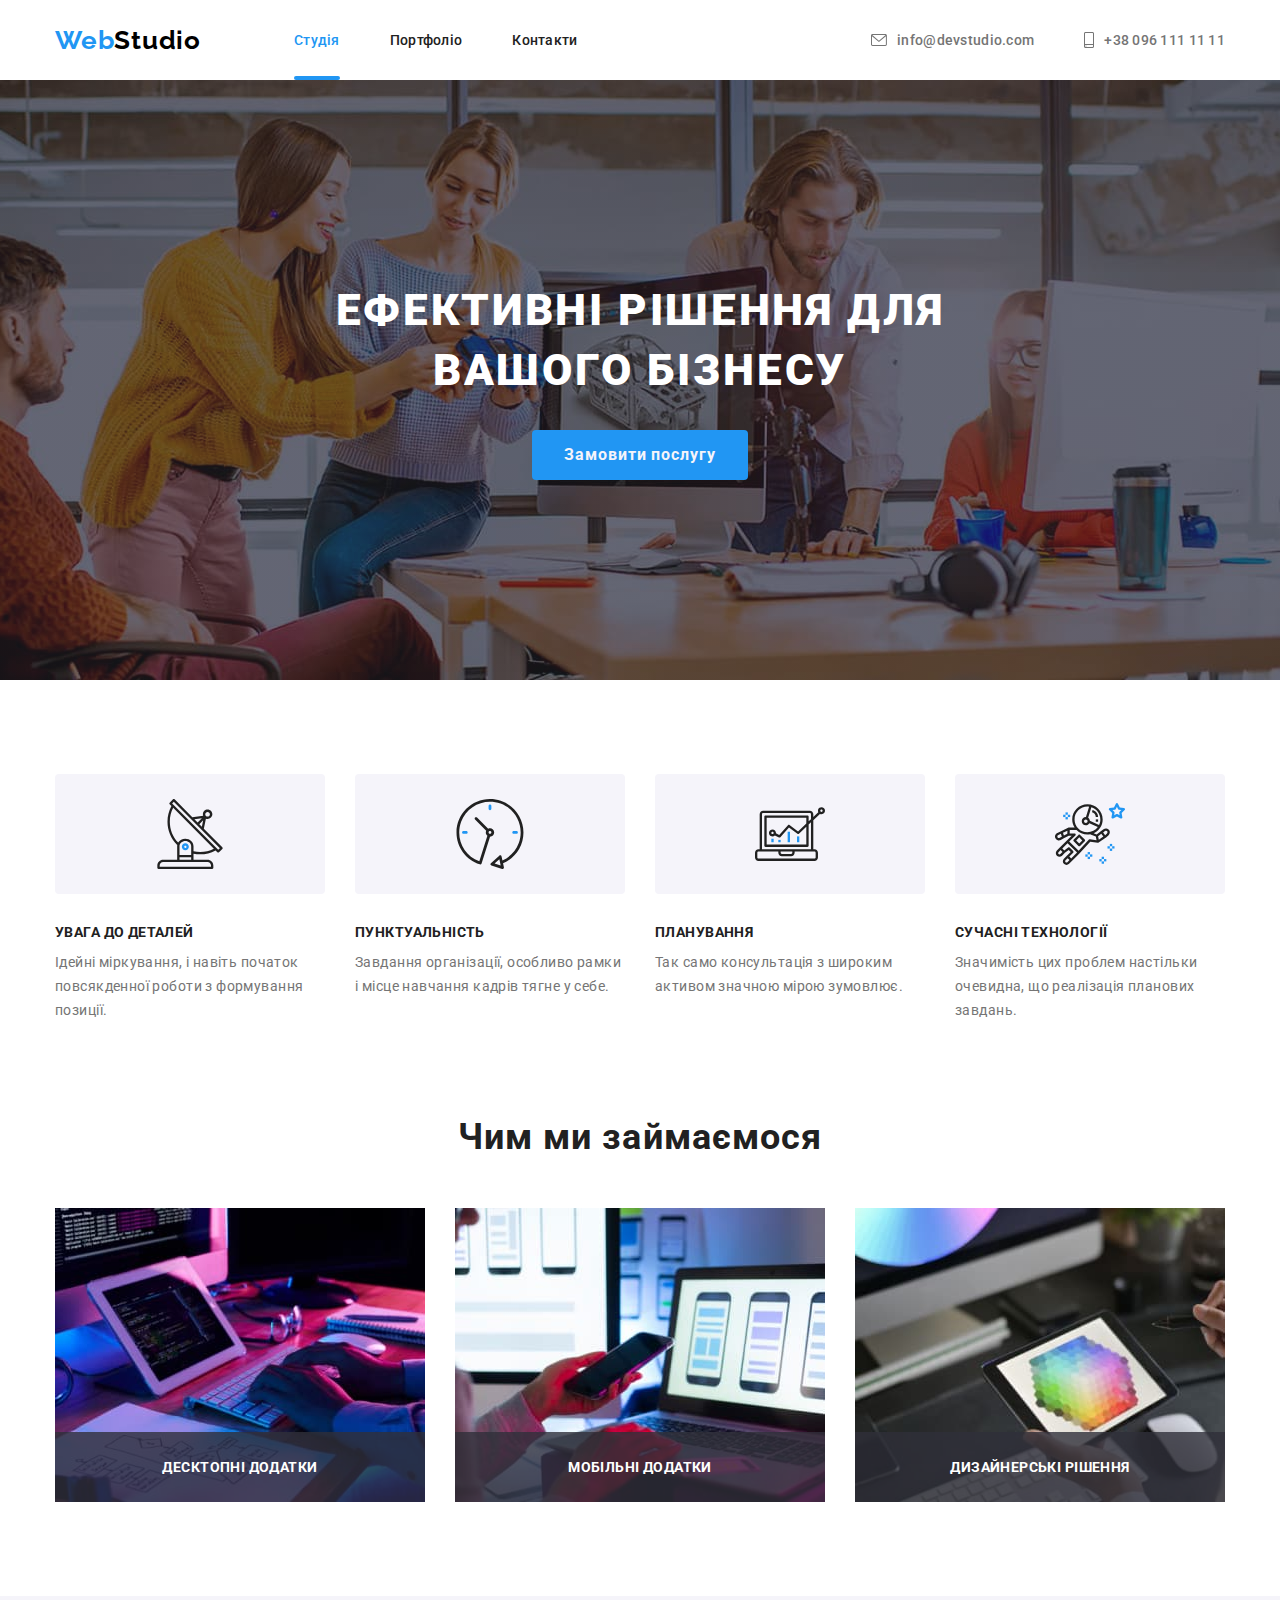
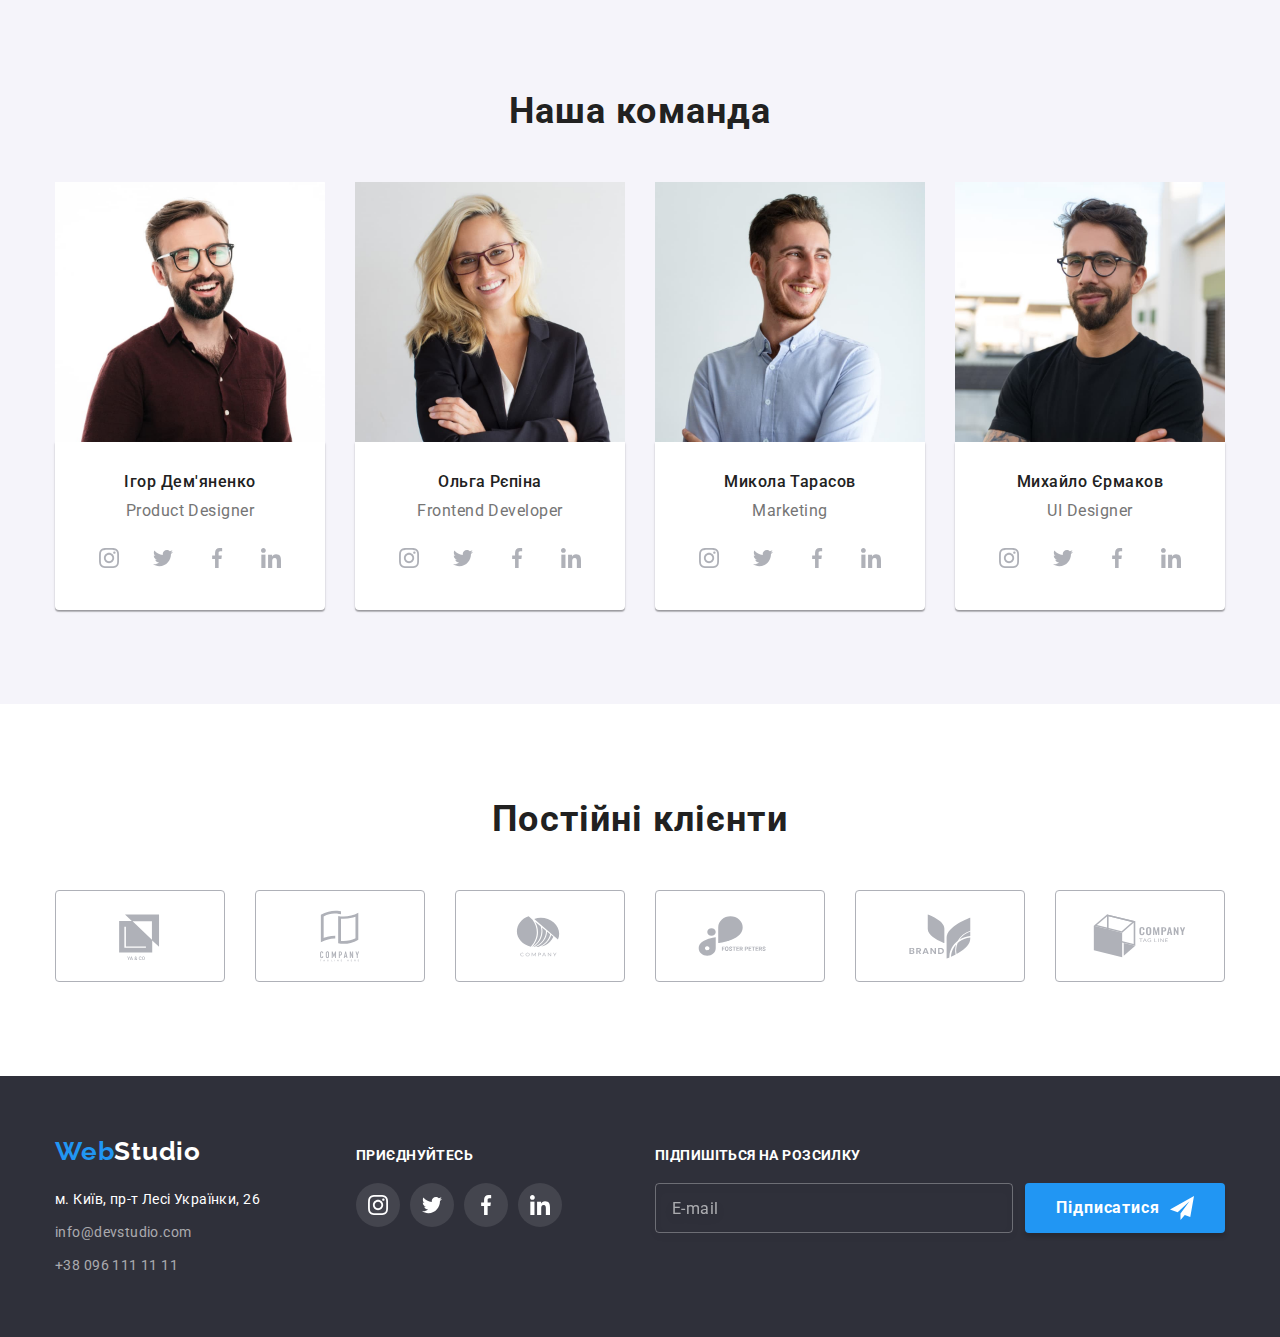
<file: index.html>
<!DOCTYPE html>
<html lang="en">

<head>
  <meta charset="UTF-8" />
  <meta http-equiv="X-UA-Compatible" content="IE=edge" />
  <meta name="viewport" content="width=device-width, initial-scale=1.0" />
  <title>WebStudio</title>

  <!-- Modern normalize -->
  <link rel="stylesheet"
    href="https://cdnjs.cloudflare.com/ajax/libs/modern-normalize/1.1.0/modern-normalize.min.css" />

  <!-- Custom styles -->
  <link rel="stylesheet" href="./css/styles.css">

  <!-- Fonts -->
  <link rel="preconnect" href="https://fonts.googleapis.com">
  <link rel="preconnect" href="https://fonts.gstatic.com" crossorigin>
  <link href="https://fonts.googleapis.com/css2?family=Raleway:wght@700&family=Roboto:wght@400;500;700;900&display=swap"
    rel="stylesheet">
</head>

<body>

  <!-- Шапка -->

  <header class="header">
    <div class="header-container container">
      <a href="./index.html" class="logo header-logo" lang="en-GB">Web<span class="header-logo-accent">Studio</span></a>
      <nav>
        <ul class="site-nav list">
          <li class="item"><a href="./index.html" class="header-navigation link current">Студія</a></li>
          <li class="item"><a href="./portfolio.html" class="header-navigation link">Портфоліо</a></li>
          <li class="item"><a href="" class="header-navigation link">Контакти</a></li>
        </ul>
      </nav>
      <ul class="nav-contacts list">
        <li class="item">
          <a href="mailto:info@devstudio.com" class="header-contacts link">
            <svg class="header-icon" width="16px" height="12px">
              <use href="./images/sprite.svg#envelope"></use>
            </svg>
            info@devstudio.com</a>
        </li>
        <li class="item">
          <a href="tel:+380961111111" class="header-contacts link">
            <svg class="header-icon" width="10px" height="16px">
              <use href="./images/sprite.svg#smartphone"></use>
            </svg>
            +38 096 111 11 11</a>
        </li>
      </ul>
    </div>
  </header>

  <!-- Герой -->

  <main>
    <section class="hero">
      <div class="background">
        <h1 class="hero-title">Ефективні рішення для вашого бізнесу</h1>
        <button class="hero-button" type="button" data-modal-open>Замовити послугу</button>
      </div>
    </section>

    <!-- Блок Особливості -->

    <section class="section padding-bottom">
      <div class="container ">
        <h2 class="section-title visually-hidden">Особливості</h2>
        <ul class="features list">
          <li class="item">
            <div class="item-bgd icon-antenna">
              <svg class="item-icon">
                <use href="./images/sprite.svg#antenna"></use>
              </svg>
            </div>
            <h3 class="feature-title">Увага до деталей</h3>
            <p class="feature-text">
              Ідейні міркування, і навіть початок повсякденної роботи з
              формування позиції.
            </p>
          </li>
          <li class="item">
            <div class="item-bgd icon-clock">
              <svg class="item-icon">
                <use href="./images/sprite.svg#clock"></use>
              </svg>
            </div>
            <h3 class="feature-title">Пунктуальність</h3>
            <p class="feature-text">
              Завдання організації, особливо рамки і місце навчання кадрів тягне
              у себе.
            </p>
          </li>
          <li class="item">
            <div class="item-bgd icon-diagram">
              <svg class="item-icon">
                <use href="./images/sprite.svg#diagram"></use>
              </svg>
            </div>
            <h3 class="feature-title">Планування</h3>
            <p class="feature-text">
              Так само консультація з широким активом значною мірою зумовлює.
            </p>
          </li>
          <li class="item">
            <div class="item-bgd icon-astronaut">
              <svg class="item-icon">
                <use href="./images/sprite.svg#astronaut"></use>
              </svg>
            </div>
            <h3 class="feature-title">Сучасні технології</h3>
            <p class="feature-text">
              Значимість цих проблем настільки очевидна, що реалізація планових
              завдань.
            </p>
          </li>
        </ul>
      </div>
    </section>

    <!-- Блок Чим ми займаємось -->

    <section class="section ">
      <div class="container">
        <h2 class="section-title">Чим ми займаємося</h2>
        <ul class="activities list">
          <li class="activities-item">
            <img src="./images/webstudio/desktop.jpg" alt="Веб-дизайн для ПК" width="370" />
            <p class="label">Десктопні додатки</p>
          </li>
          <li class="activities-item">
            <img src="./images/webstudio/mobile.jpg" alt="Веб-дизайн для смартфонів" width="370" />
            <p class="label">Мобільні додатки</p>
          </li>
          <li class="activities-item">
            <img src="./images/webstudio/tab.jpg" alt="Веб-дизайн для планшетів" width="370" />
            <p class="label">Дизайнерські рішення</p>
          </li>
        </ul>
      </div>
    </section>

    <!-- Блок Наша команда -->

    <section class="section secondary-background">
      <div class="container">
        <h2 class="section-title">Наша команда</h2>
        <ul class="team list">
          <li class="item">
            <img src="./images/webstudio/ihordemianenko.jpg" alt="Фото Ігор Дем'яненко" width="270" />
            <div class="card">
              <h3 class="team-title">Ігор Дем'яненко</h3>
              <p class="team-text"><span lang="en-GB">Product Designer</span></p>
              <ul class="socials list">
                <li class="socials-item">
                  <a class="socials-link link" href="https://www.instagram.com/" target="_blank"
                    rel="noreferrer, noopener" aria-label="іконка instagram">
                    <svg class="socials-icon" width="20px" height="20px">
                      <use href="./images/sprite.svg#instagram"></use>
                    </svg>
                  </a>
                </li>
                <li class="socials-item">
                  <a class="socials-link link" href="https://twitter.com/" target="_blank" rel="noreferrer, noopener"
                    aria-label="іконка twitter">
                    <svg class="socials-icon" width="20px" height="20px">
                      <use href="./images/sprite.svg#twitter"></use>
                    </svg>
                  </a>
                </li>
                <li class="socials-item">
                  <a class="socials-link link" href="https://www.facebook.com/" target="_blank"
                    rel="noreferrer, noopener" aria-label="іконка facebook">
                    <svg class="socials-icon" width="20px" height="20px">
                      <use href="./images/sprite.svg#facebook"></use>
                    </svg>
                  </a>
                </li>
                <li class="socials-item">
                  <a class="socials-link link" href="https://www.linkedin.com/" target="_blank"
                    rel="noreferrer, noopener" aria-label="іконка linkedin">
                    <svg class="socials-icon" width="20px" height="20px">
                      <use href="./images/sprite.svg#linkedin"></use>
                    </svg>
                  </a>
                </li>
              </ul>
            </div>
          </li>
          <li class="item">
            <img src="./images/webstudio/olgarepina.jpg" alt="Фото Ольга Рєпіна" width="270" />
            <div class="card">
              <h3 class="team-title">Ольга Рєпіна</h3>
              <p class="team-text"><span lang="en-GB">Frontend Developer</span></p>
              <ul class="socials list">
                <li class="socials-item">
                  <a class="socials-link link" href="https://www.instagram.com/" target="_blank"
                    rel="noreferrer, noopener" aria-label="іконка instagram">
                    <svg class="socials-icon" width="20px" height="20px">
                      <use href="./images/sprite.svg#instagram"></use>
                    </svg>
                  </a>
                </li>
                <li class="socials-item">
                  <a class="socials-link link" href="https://twitter.com/" target="_blank" rel="noreferrer, noopener"
                    aria-label="іконка twitter">
                    <svg class="socials-icon" width="20px" height="20px">
                      <use href="./images/sprite.svg#twitter"></use>
                    </svg>
                  </a>
                </li>
                <li class="socials-item">
                  <a class="socials-link link" href="https://www.facebook.com/" target="_blank"
                    rel="noreferrer, noopener" aria-label="іконка facebook">
                    <svg class="socials-icon" width="20px" height="20px">
                      <use href="./images/sprite.svg#facebook"></use>
                    </svg>
                  </a>
                </li>
                <li class="socials-item">
                  <a class="socials-link link" href="https://www.linkedin.com/" target="_blank"
                    rel="noreferrer, noopener" aria-label="іконка linkedin">
                    <svg class="socials-icon" width="20px" height="20px">
                      <use href="./images/sprite.svg#linkedin"></use>
                    </svg>
                  </a>
                </li>
              </ul>
            </div>
          </li>
          <li class="item">
            <img src="./images/webstudio/mykolatarasov.jpg" alt="Фото Микола Тарасов" width="270" />
            <div class="card">
              <h3 class="team-title">Микола Тарасов</h3>
              <p class="team-text"><span lang="en-GB">Marketing</span></p>
              <ul class="socials list">
                <li class="socials-item">
                  <a class="socials-link link" href="https://www.instagram.com/" target="_blank"
                    rel="noreferrer, noopener" aria-label="іконка instagram">
                    <svg class="socials-icon" width="20px" height="20px">
                      <use href="./images/sprite.svg#instagram"></use>
                    </svg>
                  </a>
                </li>
                <li class="socials-item">
                  <a class="socials-link link" href="https://twitter.com/" target="_blank" rel="noreferrer, noopener"
                    aria-label="іконка twitter">
                    <svg class="socials-icon" width="20px" height="20px">
                      <use href="./images/sprite.svg#twitter"></use>
                    </svg>
                  </a>
                </li>
                <li class="socials-item">
                  <a class="socials-link link" href="https://www.facebook.com/" target="_blank"
                    rel="noreferrer, noopener" aria-label="іконка facebook">
                    <svg class="socials-icon" width="20px" height="20px">
                      <use href="./images/sprite.svg#facebook"></use>
                    </svg>
                  </a>
                </li>
                <li class="socials-item">
                  <a class="socials-link link" href="https://www.linkedin.com/" target="_blank"
                    rel="noreferrer, noopener" aria-label="іконка linkedin">
                    <svg class="socials-icon" width="20px" height="20px">
                      <use href="./images/sprite.svg#linkedin"></use>
                    </svg>
                  </a>
                </li>
              </ul>
            </div>
          </li>
          <li class="item">
            <img src="./images/webstudio/mykhailoermakov.jpg" alt="Фото Михайло Єрмаков" width="270" />
            <div class="card">
              <h3 class="team-title">Михайло Єрмаков</h3>
              <p class="team-text"><span lang="en-GB">UI Designer</span></p>
              <ul class="socials list">
                <li class="socials-item">
                  <a class="socials-link link" href="https://www.instagram.com/" target="_blank"
                    rel="noreferrer, noopener" aria-label="іконка instagram">
                    <svg class="socials-icon" width="20px" height="20px">
                      <use href="./images/sprite.svg#instagram"></use>
                    </svg>
                  </a>
                </li>
                <li class="socials-item">
                  <a class="socials-link link" href="https://twitter.com/" target="_blank" rel="noreferrer, noopener"
                    aria-label="іконка twitter">
                    <svg class="socials-icon" width="20px" height="20px">
                      <use href="./images/sprite.svg#twitter"></use>
                    </svg>
                  </a>
                </li>
                <li class="socials-item">
                  <a class="socials-link link" href="https://www.facebook.com/" target="_blank"
                    rel="noreferrer, noopener" aria-label="іконка facebook">
                    <svg class="socials-icon" width="20px" height="20px">
                      <use href="./images/sprite.svg#facebook"></use>
                    </svg>
                  </a>
                </li>
                <li class="socials-item">
                  <a class="socials-link link" href="https://www.linkedin.com/" target="_blank"
                    rel="noreferrer, noopener" aria-label="іконка linkedin">
                    <svg class="socials-icon" width="20px" height="20px">
                      <use href="./images/sprite.svg#linkedin"></use>
                    </svg>
                  </a>
                </li>
              </ul>
            </div>
          </li>
        </ul>
      </div>
    </section>
  </main>


  <!-- Постійні клієнти -->

  <section class="section">
    <div class="container">
      <h2 class="section-title">Постійні клієнти</h2>
      <ul class="clients list">
        <li class="clients-item">
          <a class="clients-link link" href="">
            <svg class="clients-icon" width="106px" height="60px">
              <use href="./images/sprite.svg#logo1"></use>
            </svg>
          </a>
        </li>
        <li><a class="clients-link link" href="">
            <svg class="clients-icon" width="106px" height="60px">
              <use href="./images/sprite.svg#logo2"></use>
            </svg>
          </a>
        </li>
        <li>
          <a class="clients-link link" href="">
            <svg class="clients-icon" width="106px" height="60px">
              <use href="./images/sprite.svg#logo3"></use>
            </svg>
          </a>
        </li>
        <li>
          <a class="clients-link link" href="">
            <svg class="clients-icon" width="106px" height="60px">
              <use href="./images/sprite.svg#logo4"></use>
            </svg>
          </a>
        </li>
        <li>
          <a class="clients-link link" href="">
            <svg class="clients-icon" width="106px" height="60px">
              <use href="./images/sprite.svg#logo5"></use>
            </svg>
          </a>
        </li>
        <li><a class="clients-link link" href="">
            <svg class="clients-icon" width="106px" height="60px">
              <use href="./images/sprite.svg#logo6"></use>
            </svg>
          </a></li>
      </ul>
    </div>
  </section>

  <!-- Футер -->

  <footer class="footer">
    <div class="footer-container container ">
      <div class="footer-contacts">
        <a href="./index.html" class="logo footer-logo">Web<span class="footer-logo-accent">Studio</span></a>
        <adress class="adress">
          <ul class="adress-list list">
            <li class="adress-item item">
              <a href="https://goo.gl/maps/ipA3boGMYqaAEkKq8" class="adress-link link">м. Київ, пр-т Лесі Українки, 26
              </a>
            </li>
            <li class="adress-item item">
              <a href="mailto:info@devstudio.com" class="mail-link link">info@devstudio.com
              </a>
            </li>
            <li class="adress-item item">
              <a href="tel:+380961111111" class="phone-link link">+38 096 111 11 11
              </a>
            </li>
          </ul>
        </adress>
      </div>
      <div class="footer-socials">
        <h3 class="socials-title">Приєднуйтесь</h3>
        <ul class="footer-list list">
          <li class="footer-item item">
            <a class="footer-link link" href="https://www.instagram.com/" target="_blank" rel="noreferrer, noopener"
              aria-label="іконка instagram">
              <svg class="socials-icon" width="20px" height="20px">
                <use href="./images/sprite.svg#instagram"></use>
            </a>
          </li>
          <li class="footer-item item">
            <a class="footer-link link" href="https://twitter.com/" target="_blank" rel="noreferrer, noopener"
              aria-label="іконка instagram">
              <svg class="socials-icon" width="20px" height="20px">
                <use href="./images/sprite.svg#twitter"></use>
            </a>
          <li class="footer-item item">
            <a class="footer-link link" href="https://www.facebook.com/" target="_blank" rel="noreferrer, noopener"
              aria-label="іконка instagram">
              <svg class="socials-icon" width="20px" height="20px">
                <use href="./images/sprite.svg#facebook"></use>
            </a>
          <li class="footer-item item">
            <a class="footer-link link" href="https://www.linkedin.com/" target="_blank" rel="noreferrer, noopener"
              aria-label="іконка instagram">
              <svg class="socials-icon" width="20px" height="20px">
                <use href="./images/sprite.svg#linkedin"></use>
            </a>
        </ul>
      </div>
      <div class="footer-subscription">
        <p class="subscription-title">Підпишіться на розсилку</p>
        <form class="footer-form">
          <label class="subscription-label">
            <input type="email" class="subscription-input" placeholder="E-mail" name="user-mail" required
              autocomplete="off">
            <button type="submit" class="footer-subscription-btn">Підписатися
              <svg class="send-icon" width="24px" height="24px">
                <use href="./images/sprite.svg#send"></use>
            </button>
          </label>
        </form>
      </div>
    </div>
  </footer>

  <!-- Модальне вікно -->

  <div class="backdrop is-hidden" data-modal>
    <div class="modal" data-modal-window>
      <button class="modal-btn" data-modal-close>
        <svg class="modal-icon" width="18px" height="18px">
          <use href="./images/sprite.svg#modal-close"></use>
        </svg>
      </button>
      <strong class="form-title">Залиште свої дані, ми вам передзвонимо</strong>
      <form class="form">
        <div class="form-field" role="group">
          <label for="text" class="form-label">Ім'я</label>
          <div class="modal-form-container">
            <input type="text" id="text" class="form-input" name="user_name" autocomplete="off" required>
            <svg class="modal-form-icon" width="18px" height="18px">
              <use href="./images/sprite.svg#modal-person"></use>
            </svg>
          </div>

          <label for="phone" class="form-label">Телефон</label>
          <div class="modal-form-container">
            <input type="tel" id="phone" class="form-input" name="user_phone" autocomplete="off" required>
            <svg class="modal-form-icon" width="18px" height="18px">
              <use href="./images/sprite.svg#modal-phone"></use>
            </svg>
          </div>

          <label for="mail" class="form-label">Пошта</label>
          <div class="modal-form-container">
            <input type="mail" id="mail" class="form-input" name="user_mail" autocomplete="off" required>
            <svg class="modal-form-icon" width="18px" height="18px">
              <use href="./images/sprite.svg#modal-email"></use>
            </svg>
          </div>

          <label for="comment" class="form-label">Коментар</label>
          <textarea name="comment" id="comment" placeholder="Введіть текст" class="comment-input" name="user_comment"
            rows="6"></textarea>
        </div>
        <div class="modal-agreement">
          <input class="modal-checkbox" type="checkbox" id="user_agreement" name="user_agreement" required>
          <label for="user_agreement" class="modal-agreement-label">Погоджуюся з розсилкою та приймаю <a
              class="agreement-link" href="">Умови
              договору</a></label>
        </div>
        <button type="submit" class="modal-subscription-btn">Відправити</button>
      </form>
    </div>
  </div>

  <script src="./js/modal.js"></script>

</body>

</html>
</file>
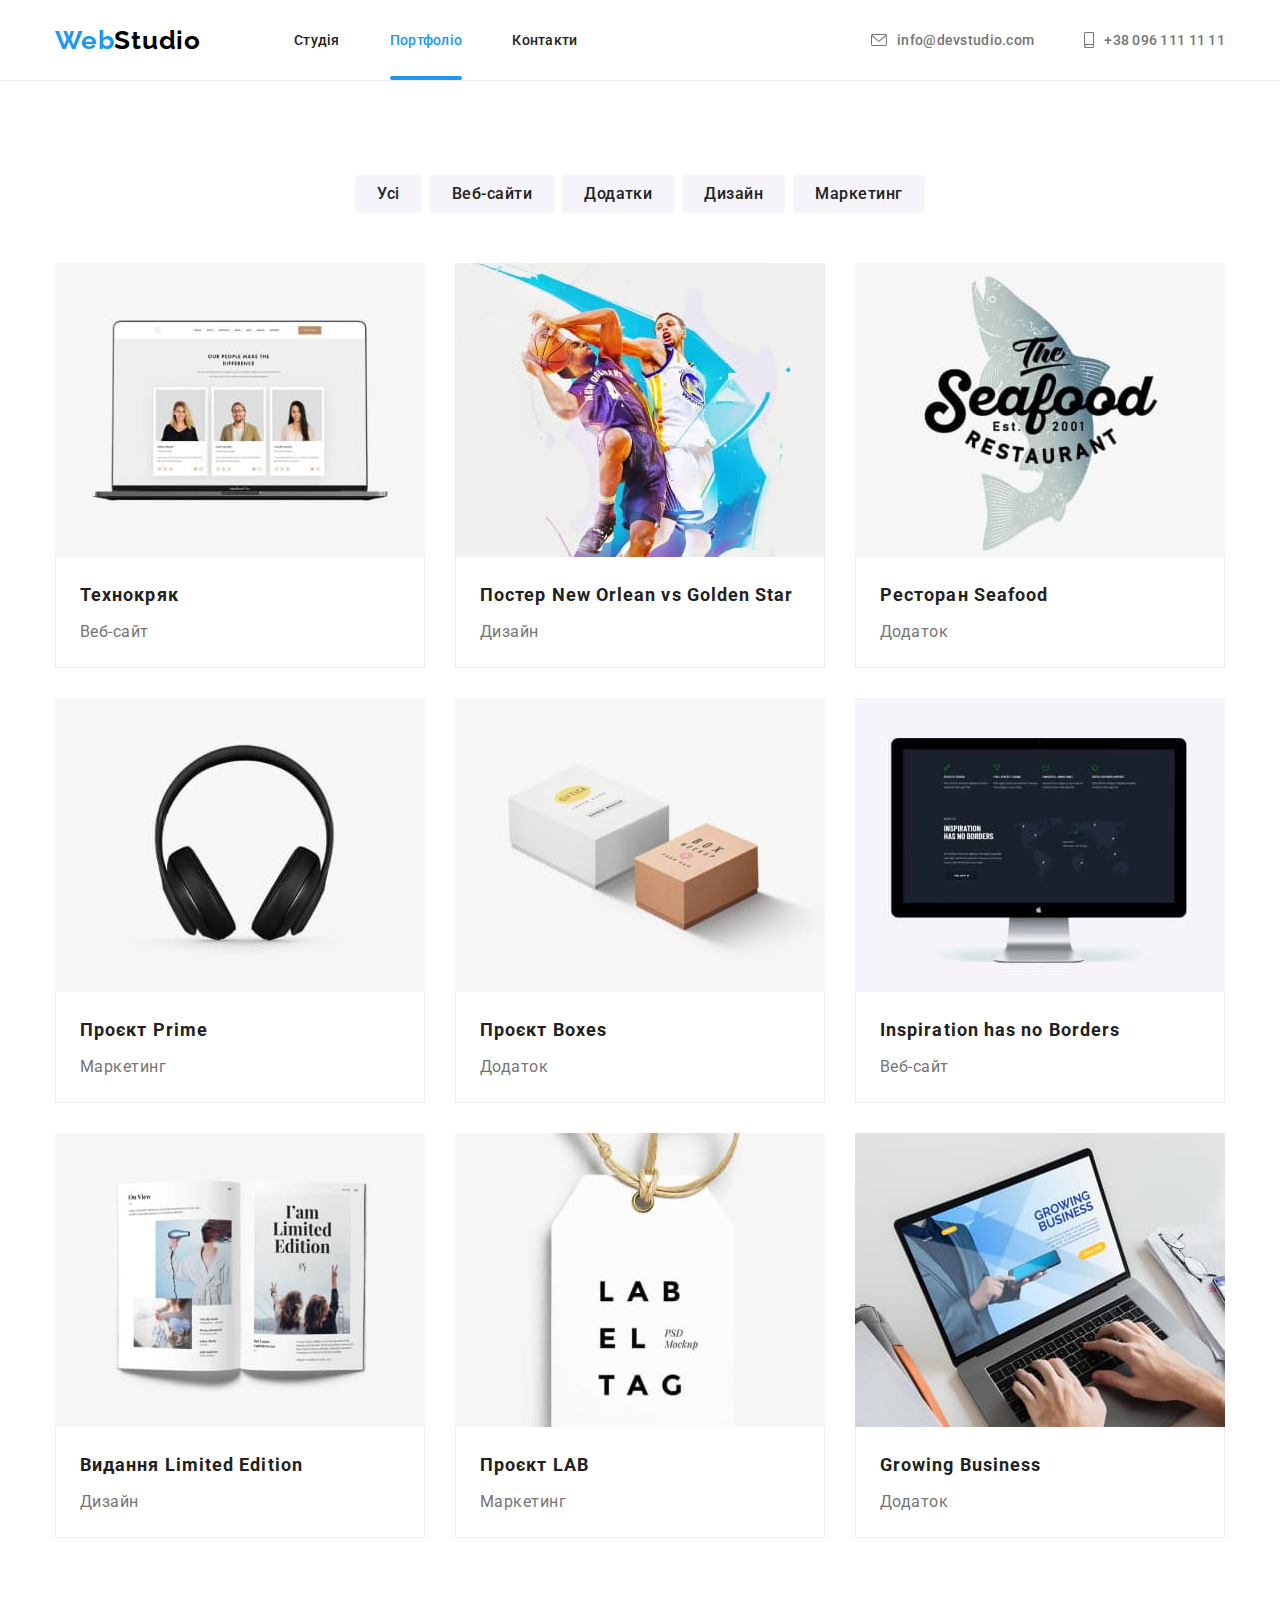
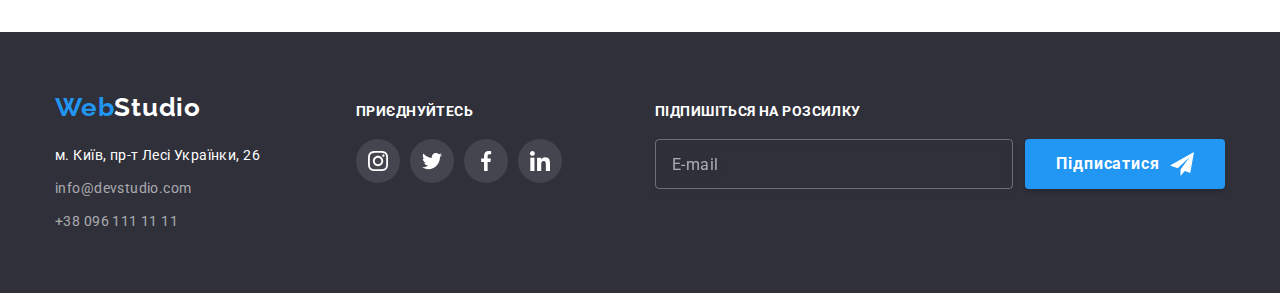
<file: portfolio.html>
<!DOCTYPE html>
<html lang="en">

<head>
  <meta charset="UTF-8" />
  <meta http-equiv="X-UA-Compatible" content="IE=edge" />
  <meta name="viewport" content="width=device-width, initial-scale=1.0" />
  <title>WebStudio</title>

  <!-- Modern normalize -->
  <link rel="stylesheet"
    href="https://cdnjs.cloudflare.com/ajax/libs/modern-normalize/1.1.0/modern-normalize.min.css" />

  <!-- Custom styles -->
  <link rel="stylesheet" href="./css/styles.css">

  <!-- Fonts -->
  <link rel="preconnect" href="https://fonts.googleapis.com">
  <link rel="preconnect" href="https://fonts.gstatic.com" crossorigin>
  <link href="https://fonts.googleapis.com/css2?family=Raleway:wght@700&family=Roboto:wght@400;500;700;900&display=swap"
    rel="stylesheet">
</head>

<body>

  <!-- Шапка -->

  <header class="header header-portfolio">
    <div class="header-container container">
      <a href="./index.html" class="logo header-logo" lang="en-GB">Web<span class="header-logo-accent">Studio</span></a>
      <nav>
        <ul class="site-nav list">
          <li class="item"><a href="./index.html" class="header-navigation link">Студія</a></li>
          <li class="item"><a href="./portfolio.html" class="header-navigation link current">Портфоліо</a>
          </li>
          <li class="item"><a href="" class="header-navigation link">Контакти</a></li>
        </ul>
      </nav>
      <ul class="nav-contacts list">
        <li class="item">
          <a href="mailto:info@devstudio.com" class="header-contacts link">
            <svg class="header-icon" width="16px" height="12px">
              <use href="./images/sprite.svg#envelope"></use>
            </svg>
            info@devstudio.com</a>
        </li>
        <li class="item">
          <a href="tel:+380961111111" class="header-contacts link">
            <svg class="header-icon" width="10px" height="16px">
              <use href="./images/sprite.svg#smartphone"></use>
            </svg>
            +38 096 111 11 11</a>
        </li>
      </ul>
    </div>
  </header>

  <!-- Головний контент -->

  <main>

    <section class="section">
      <div class="portfolio-filter container">
        <ul class="filter-list list">
          <li class="item"><button class="filter" type="button">Усі</button></li>
          <li class="item"><button class="filter" type="button">Веб-сайти</button></li>
          <li class="item"><button class="filter" type="button">Додатки</button></li>
          <li class="item"><button class="filter" type="button">Дизайн</button></li>
          <li class="item"><button class="filter" type="button">Маркетинг</button></li>
        </ul>

        <h1 class="visually-hidden">Портфоліо</h1>
        <ul class="portfolio list portfolio-list">
          <li class="portfolio-item item">
            <a href="" class="portfolio-link link">
              <div class="portfolio-thumb">
                <img src="./images/portfolio/tech.jpg" alt="Команда розробників" width="370">
                <div class="owerlay">
                  <p class="owerlay-text">
                    Ресурс пропонує комплексні пропозиції з різним рівнем функціоналу та сервісів.
                    Все це дозволить відвідувачу отримати
                    вичерпні відомості про компанію чи приватну особу.
                  </p>
                </div>
              </div>
              <div class="card">
                <h2 class="portfolio-title">Технокряк</h2>
                <p class="portfolio-text">Веб-сайт</p>
              </div>

            </a>
          </li>
          <li class="portfolio-item item">
            <a href="" class="portfolio-link link">
              <div class="portfolio-thumb">
                <img src="./images/portfolio/poster.jpg" alt="Постер з баскетболістами" width="370">
                <div class="owerlay">
                  <p class="owerlay-text">
                    Ресурс пропонує комплексні пропозиції з різним рівнем функціоналу та сервісів.
                    Все це дозволить відвідувачу отримати
                    вичерпні відомості про компанію чи приватну особу.
                  </p>
                </div>
              </div>
              <div class="card">
                <h2 class="portfolio-title">Постер <span lang="en-GB">New Orlean vs Golden
                    Star</span>
                </h2>
                <p class="portfolio-text">Дизайн</p>
              </div>
            </a>
          </li>
          <li class="portfolio-item item">
            <a href="" class="portfolio-link link">
              <div class="portfolio-thumb">
                <img src="./images/portfolio/restaurant.jpg" alt="Логотип ресторану" width="370">
                <div class="owerlay">
                  <p class="owerlay-text">
                    Ресурс пропонує комплексні пропозиції з різним рівнем функціоналу та сервісів.
                    Все це дозволить відвідувачу отримати
                    вичерпні відомості про компанію чи приватну особу.
                  </p>
                </div>
              </div>
              <div class="card">
                <h2 class="portfolio-title">Ресторан <span lang="en-GB">Seafood</span></h2>
                <p class="portfolio-text">Додаток</p>
              </div>
            </a>
          </li>
          <li class="portfolio-item item">
            <a href="" class="portfolio-link link">
              <div class="portfolio-thumb">
                <img src="./images/portfolio/project-prime.jpg" alt="Навушники для ПК" width="370">
                <div class="owerlay">
                  <p class="owerlay-text">
                    Ресурс пропонує комплексні пропозиції з різним рівнем функціоналу та сервісів.
                    Все це дозволить відвідувачу отримати
                    вичерпні відомості про компанію чи приватну особу.
                  </p>
                </div>
              </div>
              <div class="card">
                <h2 class="portfolio-title">Проєкт <span lang="en-GB">Prime</span></h2>
                <p class="portfolio-text">Маркетинг</p>
              </div>
            </a>
          </li>
          <li class="portfolio-item item">
            <a href="" class="portfolio-link link">
              <div class="portfolio-thumb">
                <img src="./images/portfolio/project-boxes.jpg" alt="Дві коробки" width="370">
                <div class="owerlay">
                  <p class="owerlay-text">
                    Ресурс пропонує комплексні пропозиції з різним рівнем функціоналу та сервісів.
                    Все це дозволить відвідувачу отримати
                    вичерпні відомості про компанію чи приватну особу.
                  </p>
                </div>
              </div>
              <div class="card">
                <h2 class="portfolio-title">Проєкт <span lang="en-GB">Boxes</span></h2>
                <p class="portfolio-text">Додаток</p>
              </div>
            </a>
          </li>
          <li class="portfolio-item item">
            <a href="" class="portfolio-link link">
              <div class="portfolio-thumb">
                <img src="./images/portfolio/inspiration.jpg" alt="Переваги компанії" width="370">
                <div class="owerlay">
                  <p class="owerlay-text">
                    Ресурс пропонує комплексні пропозиції з різним рівнем функціоналу та сервісів.
                    Все це дозволить відвідувачу отримати
                    вичерпні відомості про компанію чи приватну особу.
                  </p>
                </div>
              </div>
              <div class="card">
                <h2 class="portfolio-title"><span lang="en-GB">Inspiration has no Borders</span>
                </h2>
                <p class="portfolio-text">Веб-сайт</p>
              </div>
            </a>
          </li>
          <li class="portfolio-item item">
            <a href="" class="portfolio-link link">
              <div class="portfolio-thumb">
                <img src="./images/portfolio/limited-edition.jpg" alt="Відкрита книга" width="370">
                <div class="owerlay">
                  <p class="owerlay-text">
                    Ресурс пропонує комплексні пропозиції з різним рівнем функціоналу та сервісів.
                    Все це дозволить відвідувачу отримати
                    вичерпні відомості про компанію чи приватну особу.
                  </p>
                </div>
              </div>
              <div class="card">
                <h2 class="portfolio-title">Видання <span lang="en-GB">Limited Edition</span></h2>
                <p class="portfolio-text">Дизайн</p>
              </div>
            </a>
          </li>
          <li class="portfolio-item item">
            <a href="" class="portfolio-link link">
              <div class="portfolio-thumb">
                <img src="./images/portfolio/project-lab.jpg" alt="Бірка товару" width="370">
                <div class="owerlay">
                  <p class="owerlay-text">
                    Ресурс пропонує комплексні пропозиції з різним рівнем функціоналу та сервісів.
                    Все це дозволить відвідувачу отримати
                    вичерпні відомості про компанію чи приватну особу.
                  </p>
                </div>
              </div>
              <div class="card">
                <h2 class="portfolio-title">Проєкт <span lang="en-GB">LAB</span></h2>
                <p class="portfolio-text">Маркетинг</p>
              </div>
            </a>
          </li>
          <li class="portfolio-item item">
            <a href="" class="portfolio-link link">
              <div class="portfolio-thumb">
                <img src="./images/portfolio/growing-business.jpg" alt="Ноутбук" width="370">
                <div class="owerlay">
                  <p class="owerlay-text">
                    Ресурс пропонує комплексні пропозиції з різним рівнем функціоналу та сервісів.
                    Все це дозволить відвідувачу отримати
                    вичерпні відомості про компанію чи приватну особу.
                  </p>
                </div>
              </div>
              <div class="card">
                <h2 class="portfolio-title"><span lang="en-GB">Growing Business</span></h2>
                <p class="portfolio-text">Додаток</p>
              </div>
            </a>
          </li>
        </ul>
      </div>
    </section>

  </main>

  <!-- Футер -->

  <footer class="footer">
    <div class="footer-container container ">
      <div class="footer-contacts">
        <a href="./index.html" class="logo footer-logo">Web<span class="footer-logo-accent">Studio</span></a>
        <adress class="adress">
          <ul class="adress-list list">
            <li class="adress-item item">
              <a href="https://goo.gl/maps/ipA3boGMYqaAEkKq8" class="adress-link link">м. Київ, пр-т Лесі
                Українки, 26
              </a>
            </li>
            <li class="adress-item item">
              <a href="mailto:info@devstudio.com" class="mail-link link">info@devstudio.com
              </a>
            </li>
            <li class="adress-item item">
              <a href="tel:+380961111111" class="phone-link link">+38 096 111 11 11
              </a>
            </li>
          </ul>
        </adress>
      </div>
      <div class="footer-socials">
        <h3 class="socials-title">Приєднуйтесь</h3>
        <ul class="footer-list list">
          <li class="footer-item item">
            <a class="footer-link footer-link link" href="https://www.instagram.com/" target="_blank"
              rel="noreferrer, noopener" aria-label="іконка instagram">
              <svg class="socials-icon" width="20px" height="20px">
                <use href="./images/sprite.svg#instagram"></use>
            </a>
          </li>
          <li class="footer-item item">
            <a class="footer-link footer-link link" href="https://twitter.com/" target="_blank"
              rel="noreferrer, noopener" aria-label="іконка instagram">
              <svg class="socials-icon" width="20px" height="20px">
                <use href="./images/sprite.svg#twitter"></use>
            </a>
          <li class="footer-item item">
            <a class="footer-link footer-link link" href="https://www.facebook.com/" target="_blank"
              rel="noreferrer, noopener" aria-label="іконка instagram">
              <svg class="socials-icon" width="20px" height="20px">
                <use href="./images/sprite.svg#facebook"></use>
            </a>
          <li class="footer-item item">
            <a class="footer-link footer-link link" href="https://www.linkedin.com/" target="_blank"
              rel="noreferrer, noopener" aria-label="іконка instagram">
              <svg class="socials-icon" width="20px" height="20px">
                <use href="./images/sprite.svg#linkedin"></use>
            </a>
        </ul>
      </div>
      <div class="footer-subscription">
        <p class="subscription-title">Підпишіться на розсилку</p>
        <form class="footer-form">
          <label class="subscription-label">
            <input type="email" class="subscription-input" placeholder="E-mail" name="user-mail" required
              autocomplete="off">
            <button type="submit" class="footer-subscription-btn">Підписатися
              <svg class="send-icon" width="24px" height="24px">
                <use href="./images/sprite.svg#send"></use>
            </button>
          </label>
        </form>
      </div>
    </div>
  </footer>
</body>

</html>
</file>
<file: css/styles.css>
:root {
	--main-text: #212121;
	--accent: #2196f3;
	--logo-header: #000000;
	--white-color: #ffffff;
	--background-color-hero: #c4c4c4;
	--background-color: #f5f4fa;
	--secondary-text: #757575;
	--white-trasparent: rgba(255, 255, 255, 0.6);
	--footer-background-color: #2f303a;
	--button-background-hover: #188ce8;
	--border-header-color: #ececec;
	--border-portfolio-item: #eeeeee;

	--duration: 250ms;
	--timing-function: cubic-bezier(0.4, 0, 0.2, 1);

	--modal-idx: 100;
}

body {
	font-family: Roboto, sans-serif;
	font-weight: 400;
	color: var(--main-text);
	background-color: var(--white-color);
}

/* reset start */

h1,
h2,
h3,
h4,
h5,
h6,
p {
	margin: 0;
}

img {
	display: block;
	max-width: 100%;
	height: auto;
}

.list {
	list-style: none;
	padding: 0;
	margin: 0;
}

.link,
.logo {
	text-decoration: none;
}

/* reset end */

.section {
	padding-top: 94px;
	padding-bottom: 94px;
}

.section-title {
	margin-bottom: 50px;

	font-weight: 700;
	font-size: 36px;
	line-height: calc(42 / 36);
	text-align: center;
	letter-spacing: 0.03em;
}

.logo {
	font-family: Raleway, sans-serif;
	font-weight: 700;
	font-size: 26px;
	line-height: calc(31 / 26);
	letter-spacing: 0.03em;

	color: var(--accent);
}

.container {
	padding-left: 15px;
	padding-right: 15px;
	margin-left: auto;
	margin-right: auto;
	width: 1200px;
}

.section.padding-bottom {
	padding-bottom: 0;
}

.socials-link.footer-link {
	background-color: rgba(255, 255, 255, 0.1);
}

/*  Шапка  */

.site-nav {
	display: flex;
}

.site-nav .item:not(:last-child) {
	margin-right: 50px;
}

.nav-contacts {
	display: flex;
	margin-left: auto;
}

.nav-contacts .item:not(:last-child) {
	margin-right: 50px;
}

.header-container {
	display: flex;
	align-items: center;
}

.header-portfolio {
	border-bottom: 1px solid var(--border-header-color);
}

.header-logo {
	display: inline-block;
	margin-right: 93px;
}

.header-logo-accent {
	color: var(--logo-header);
}

.header-navigation {
	position: relative;
	display: block;
	padding-top: 32px;
	padding-bottom: 32px;

	color: var(--main-text);

	transition-property: color;
	transition-duration: var(--duration);
	transition-timing-function: var(--timing-function);
}

.header-navigation.current {
	color: var(--accent);
}

.header-navigation.current::after {
	position: absolute;
	content: "";
	display: block;
	bottom: 0;
	width: 100%;
	height: 4px;
	background: var(--accent);
	border-radius: 2px;
}

.header-contacts {
	position: relative;
	display: flex;
	align-items: center;
	gap: 10px;
	color: var(--secondary-text);
	padding-top: 32px;
	padding-bottom: 32px;

	transition-property: color;
	transition-duration: var(--duration);
	transition-timing-function: var(--timing-function);
}

.header-navigation:hover,
.header-navigation:focus,
.header-contacts:hover,
.header-contacts:focus {
	color: var(--accent);
}

.header-icon {
	fill: currentColor;
}

.header-navigation,
.header-contacts {
	font-weight: 500;
	font-size: 14px;
	line-height: calc(16 / 14);
	letter-spacing: 0.02em;
}

/*  Шапка  */

/* Герой */

.hero {
	text-align: center;
}

.background {
	padding: 200px 0;
	max-width: 1600px;
	margin: 0 auto;
	background-color: var(--background-color-hero);
	background-image: linear-gradient(
			rgba(47, 48, 58, 0.4),
			rgba(47, 48, 58, 0.4)
		),
		url(../images/webstudio/hero.jpg);
	background-repeat: no-repeat;
	background-position: center;
	background-size: cover;
}

.hero-title {
	margin-bottom: 30px;
	max-width: 696px;
	margin-left: auto;
	margin-right: auto;

	font-weight: 900;
	font-size: 44px;
	line-height: calc(60 / 44);
	letter-spacing: 0.06em;
	text-transform: uppercase;
	color: var(--white-color);
}

.hero-button {
	font-family: inherit;
	font-weight: 700;
	font-size: 16px;
	line-height: calc(30 / 16);
	letter-spacing: 0.06em;
	color: var(--background-color);
	background: var(--accent);
	border-radius: 4px;
	border: 0;
	cursor: pointer;
	padding: 10px 32px;
	min-width: 216px;
	text-align: center;

	transition-property: background-color;
	transition-duration: var(--duration);
	transition-timing-function: var(--timing-function);
}

.hero-button:hover,
.hero-button:focus {
	background-color: var(--button-background-hover);
}

/* Герой */

/* Блок Особливості */

.visually-hidden {
	position: absolute;
	white-space: nowrap;
	width: 1px;
	height: 1px;
	overflow: hidden;
	border: 0;
	padding: 0;
	clip: rect(0 0 0 0);
	clip-path: inset(50%);
	margin: -1px;
}

.features {
	display: flex;
	gap: 30px;
}

.features .item {
	width: calc((100% - 3 * 30px) / 4);
}

.item-icon {
	width: 70px;
	height: 70px;
}

.item-bgd {
	display: flex;
	height: 120px;
	justify-content: center;
	align-items: center;
	background: #f5f4fa;
	border-radius: 4px;
}

.feature-title {
	margin-top: 30px;
	margin-bottom: 10px;

	font-weight: 700;
	font-size: 14px;
	line-height: calc(16 / 14);
	letter-spacing: 0.03em;
	text-transform: uppercase;
}

.feature-text {
	display: inline-block;
	color: var(--secondary-text);
	font-size: 14px;
	line-height: calc(24 / 14);
	letter-spacing: 0.03em;
}

/* Блок Особливості */

/* Блок Чим ми займаємось */

.activities {
	display: flex;
	justify-content: space-between;
}

.activities-item {
	position: relative;
}

.activities-item > .label {
	display: flex;
	position: absolute;
	bottom: 0;

	width: 100%;
	min-height: 70px;
	padding-top: 27px;
	padding-bottom: 27px;
	align-items: center;
	justify-content: center;

	font-family: inherit;
	font-weight: 700;
	font-size: 14px;
	line-height: calc(16 / 14);
	text-align: center;
	letter-spacing: 0.03em;
	text-transform: uppercase;

	color: var(--white-color);
	background: rgba(47, 48, 58, 0.8);
}

/* Блок Чим ми займаємось */

/* Наша команда */

.secondary-background {
	background-color: var(--background-color);
	margin: 0 auto;
}

.team {
	display: flex;
	justify-content: space-between;
}

.team .card {
	padding: 30px 32px;

	background-color: var(--white-color);
	box-shadow: 0px 1px 3px rgba(0, 0, 0, 0.12), 0px 1px 1px rgba(0, 0, 0, 0.14),
		0px 2px 1px rgba(0, 0, 0, 0.2);
	border-radius: 0px 0px 4px 4px;
}

.team-title {
	margin-bottom: 10px;

	font-weight: 500;
	font-size: 16px;
	line-height: calc(19 / 16);
	letter-spacing: 0.03em;
	text-align: center;
}

.team-text {
	margin-bottom: 16px;
	font-size: 16px;
	line-height: calc(19 / 16);
	letter-spacing: 0.03em;
	text-align: center;
	color: var(--secondary-text);
}

.socials {
	display: flex;
	justify-content: center;
	align-items: center;
	gap: 10px;
}

.socials-link {
	display: flex;
	justify-content: center;
	align-items: center;
	width: 44px;
	height: 44px;
	border-radius: 50%;
	fill: #afb1b8;

	transition-property: background-color, fill;
	transition-duration: var(--duration);
	transition-timing-function: var(--timing-function);
}

.socials-link:hover,
.socials-link:focus {
	background-color: var(--accent);
	fill: var(--white-color);
}

/* Наша команда */

/* Постійні клієнти */

.clients {
	display: flex;
	gap: 30px;
}

.clients-link {
	display: flex;
	width: 170px;
	height: 92px;
	padding: 16px 32px;
	fill: #afb1b8;
	border: 1px solid #afb1b8;
	border-radius: 4px;

	transition-property: fill, border;
	transition-duration: var(--duration);
	transition-timing-function: var(--timing-function);
}

.clients-link:hover,
.clients-link:focus {
	fill: var(--accent);
	border: 1px solid var(--accent);
}

/* Постійні клієнти */

/* Футер */

.footer {
	margin: 0 auto;
	padding: 60px 0;
	background-color: var(--footer-background-color);
}

.footer-container {
	display: flex;

	align-items: baseline;
}

.footer-contacts {
	width: 231px;
	font-size: 14px;
	line-height: calc(24 / 14);
	letter-spacing: 0.03em;
	margin-right: 70px;
}

.footer-logo {
	display: flex;
	margin-bottom: 20px;
}

.footer-logo-accent {
	color: var(--white-color);
}

.adress {
	font-style: normal;
}

.adress-list {
	display: flex;
	flex-direction: column;
	gap: 9px;
}

.adress-link {
	color: var(--white-color);

	transition-property: color;
	transition-duration: var(--duration);
	transition-timing-function: var(--timing-function);
}

.mail-link,
.phone-link {
	color: var(--white-trasparent);

	transition-property: color;
	transition-duration: var(--duration);
	transition-timing-function: var(--timing-function);
}

.adress-link:hover,
.adress-link:focus,
.mail-link:hover,
.mail-link:focus,
.phone-link:hover,
.phone-link:focus {
	color: var(--accent);
}

.footer-socials {
	margin-right: 93px;
}

.socials-title {
	display: flex;
	font-weight: 700;
	font-size: 14px;
	line-height: calc(16 / 14);
	letter-spacing: 0.03em;
	text-transform: uppercase;
	color: #ffffff;
	margin-bottom: 20px;
}

.footer-link {
	display: flex;
	justify-content: center;
	align-items: center;
	width: 44px;
	height: 44px;
	border-radius: 50%;
	fill: var(--white-color);
	background: rgba(255, 255, 255, 0.1);

	transition-property: background-color;
	transition-duration: var(--duration);
	transition-timing-function: var(--timing-function);
}

.footer-link:hover,
.footer-link:focus {
	background-color: var(--accent);
}

.footer-list {
	display: flex;
	gap: 10px;
}

.subscription-title {
	font-family: inherit;
	font-weight: 700;
	font-size: 14px;
	line-height: calc(16 / 14);
	letter-spacing: 0.03em;
	text-transform: uppercase;

	color: #ffffff;

	margin-bottom: 20px;
}

.footer-form {
	display: flex;
}

.subscription-label {
	display: flex;
}

.footer-subscription-btn {
	display: flex;
	width: 200px;
	height: 50px;
	background: #2196f3;
	box-shadow: 0px 4px 4px rgba(0, 0, 0, 0.15);
	border: 0;
	border-radius: 4px;

	padding-top: 10px;
	padding-bottom: 10px;

	font-family: inherit;
	font-weight: 700;
	font-size: 16px;
	line-height: calc(30 / 16);
	letter-spacing: 0.06em;

	align-items: center;
	justify-content: center;
	gap: 10px;
	color: #ffffff;

	transition-property: background-color;
	transition-duration: var(--duration);
	transition-timing-function: var(--timing-function);
}

.footer-subscription-btn:hover,
.footer-subscription-btn:focus {
	background-color: var(--button-background-hover);
}

.subscription-input {
	padding: 15px 16px;
	border: 1px solid rgba(255, 255, 255, 0.3);
	filter: drop-shadow(0px 4px 4px rgba(0, 0, 0, 0.15));
	border-radius: 4px;
	color: rgba(255, 255, 255, 0.6);
	background-color: transparent;
	width: 358px;
	height: 50px;

	outline: unset;
	margin-right: 12px;

	transition-property: border-color;
	transition-duration: var(--duration);
	transition-timing-function: var(--timing-function);
}

.subscription-input:focus {
	border-color: var(--accent);
}

.subscription-input::placeholder {
	font-family: inherit;
	font-weight: 400;
	font-size: 16px;
	line-height: calc(20 / 16);
	align-items: center;
	letter-spacing: 0.03em;

	color: rgba(255, 255, 255, 0.6);
}

.footer-subscription-btn {
	display: flex;
	gap: 10px;
	align-items: center;
	justify-content: center;
	cursor: pointer;
}

/* Футер */

/* Портфоліо */

.filter-list {
	display: flex;
	gap: 8px;
	justify-content: center;
	margin-bottom: 50px;
}

.filter {
	font-family: inherit;
	color: var(--main-text);
	font-weight: 500;
	font-size: 16px;
	line-height: calc(26 / 16);
	letter-spacing: 0.03em;
	background: var(--background-color);
	border-radius: 4px;
	border: 0;
	cursor: pointer;
	padding: 6px 22px;

	transition-property: color, background-color, box-shadow;
	transition-duration: var(--duration);
	transition-timing-function: var(--timing-function);
}

.filter:hover,
.filter:focus {
	color: var(--white-color);
	background: var(--accent);
	box-shadow: 0px 3px 1px rgba(0, 0, 0, 0.1), 0px 1px 2px rgba(0, 0, 0, 0.08),
		0px 2px 2px rgba(0, 0, 0, 0.12);
}

.portfolio-list {
	display: flex;
	flex-wrap: wrap;
	gap: 30px;
}

.portfolio-thumb {
	position: relative;
	overflow: hidden;
}

.owerlay {
	position: absolute;
	top: 0;
	left: 0;

	transform: translateY(100%);

	font: inherit;
	font-weight: 400;
	font-size: 18px;
	line-height: calc(28 / 18);
	letter-spacing: 0.03em;

	color: var(--white-color);
	background: rgba(33, 150, 243, 0.9);
	backdrop-filter: blur(1px);

	width: 100%;
	height: 100%;
	padding-left: 24px;
	padding-right: 24px;
	display: flex;
	align-items: center;

	transition: transform;
	transition-duration: var(--duration);
	transition-timing-function: var(--timing-function);
}

.portfolio-link:hover .owerlay,
.portfolio-link:focus .owerlay {
	transform: translateY(0);
}

.portfolio-link {
	display: block;

	transition-property: box-shadow;
	transition-duration: var(--duration);
	transition-timing-function: var(--timing-function);
}

.portfolio-link:hover,
.portfolio-link:focus {
	box-shadow: 0px 1px 1px rgba(0, 0, 0, 0.12), 0px 4px 4px rgba(0, 0, 0, 0.06),
		1px 4px 6px rgba(0, 0, 0, 0.16);
}

.portfolio .card {
	padding: 20px 24px;
	border: 1px solid var(--border-portfolio-item);
	border-top: 0;
}

.portfolio-title {
	margin-bottom: 4px;

	color: var(--main-text);
	font-weight: 700;
	font-size: 18px;
	line-height: calc(36 / 18);
	letter-spacing: 0.06em;
}

.portfolio-text {
	color: var(--secondary-text);
	font-size: 16px;
	line-height: calc(30 / 16);
	letter-spacing: 0.03em;
}

/* Портфоліо */

/* Модальне вікно */

.backdrop {
	position: fixed;
	top: 0;
	left: 0;

	display: flex;
	justify-content: center;
	align-items: center;
	width: 100%;
	height: 100%;

	background: rgba(0, 0, 0, 0.2);
	backdrop-filter: blur(2px);

	transition: opacity 250ms linear, visibility 250ms linear;
}

.backdrop.is-hidden {
	visibility: hidden;
	opacity: 0;
	pointer-events: none;
}

.modal {
	display: block;
	position: relative;
	width: 528px;
	min-height: 581px;
	padding: 40px;
	background: #ffffff;
	box-shadow: 0px 1px 3px rgba(0, 0, 0, 0.12), 0px 1px 1px rgba(0, 0, 0, 0.14),
		0px 2px 1px rgba(0, 0, 0, 0.2);
	border-radius: 4px;

	animation-duration: 0.6s;
	animation-fill-mode: both;
	animation-timing-function: cubic-bezier(0.23, 1, 0.32, 1);
}

.modal-btn {
	position: absolute;
	display: flex;
	top: 8px;
	right: 8px;
	padding: 0;

	align-items: center;
	justify-content: center;

	width: 30px;
	height: 30px;
	border-radius: 50%;
	background-color: #ffffff;
	border: 1px solid rgba(0, 0, 0, 0.1);
	cursor: pointer;
}

.modal-icon {
	fill: #000000;

	transition-property: fill;
	transition-duration: var(--duration);
	transition-timing-function: var(--timing-function);
}

.modal-btn:hover > .modal-icon,
.modal-btn:focus > .modal-icon {
	fill: var(--accent);
}

.form-title {
	display: block;

	font-size: 20px;
	line-height: calc(23 / 20);
	text-align: center;
	letter-spacing: 0.03em;

	margin-bottom: 12px;
}

.form-field {
	display: flex;
	flex-direction: column;

	font-family: inherit;
	font-style: normal;
	font-weight: 400;
	font-size: 12px;
	line-height: calc(14 / 12);
	letter-spacing: 0.01em;
	color: #757575;
}

.form-field:focus {
	outline-color: var(--accent);
}

.form-label {
	margin-bottom: 4px;
	cursor: pointer;
}

.modal-form-container {
	position: relative;
	margin-bottom: 10px;
}

.modal-form-icon {
	position: absolute;

	top: 50%;
	left: 12px;
	transform: translateY(-50%);
	z-index: 100;

	fill: var(--main-text);

	transition-property: fill;
	transition-duration: var(--duration);
	transition-timing-function: var(--timing-function);
}

.modal-form-container:focus-within > .modal-form-icon {
	fill: var(--accent);
}

.form-input {
	height: 40px;
	padding: 12px 12px 12px 42px;
	width: 100%;
	outline: unset;
	border: 1px solid rgba(33, 33, 33, 0.2);
	border-radius: 4px;

	transition-property: border-color;
	transition-duration: var(--duration);
	transition-timing-function: var(--timing-function);
}

.form-input:focus {
	border-color: var(--accent);
}

.comment-input {
	height: 120px;
	margin-bottom: 20px;
	padding: 12px;

	font-family: inherit;
	font-weight: 400;
	font-size: 12px;
	line-height: calc(14 / 12);
	letter-spacing: 0.01em;
	outline: unset;
	border: 1px solid rgba(33, 33, 33, 0.2);
	border-radius: 4px;

	resize: none;

	transition-property: border-color;
	transition-duration: var(--duration);
	transition-timing-function: var(--timing-function);
}

.comment-input:focus {
	border-color: var(--accent);
}

.comment-input::placeholder {
	color: rgba(117, 117, 117, 0.5);
}

.modal-checkbox {
	appearance: none;

	width: 16px;
	height: 15px;
	background-position: center;
	background-repeat: no-repeat;
	margin-right: 8.38px;

	outline: 1px solid transparent;
	opacity: 0.98;
	background-image: url("data:image/svg+xml,%3Csvg xmlns='http://www.w3.org/2000/svg' width='16' height='15' fill='none'%3E%3Cpath fill='%23212121' d='M14.222 1.667v11.666H1.778V1.667h12.444Zm0-1.667H1.778C.8 0 0 .75 0 1.667v11.666C0 14.25.8 15 1.778 15h12.444C15.2 15 16 14.25 16 13.333V1.667C16 .75 15.2 0 14.222 0Z'/%3E%3C/svg%3E");
	cursor: pointer;
	transition-duration: var(--duration);
}

.modal-checkbox:checked {
	width: 16px;
	height: 15px;
	background-position: center;
	background-repeat: no-repeat;

	color: var(--accent);
	background-image: url("data:image/svg+xml,%3Csvg width='16' height='15' viewBox='0 0 16 15' fill='none' xmlns='http://www.w3.org/2000/svg'%3E%3Crect width='16' height='15' rx='2' fill='%232196F3'/%3E%3Cpath d='M3.95703 7.75166L3.88825 7.68604L3.81923 7.75141L2.93123 8.59258L2.85486 8.66492L2.93097 8.73753L6.42671 12.0724L6.49574 12.1382L6.56476 12.0724L14.069 4.91352L14.1449 4.84116L14.069 4.76881L13.1873 3.92764L13.1183 3.86183L13.0493 3.92761L6.49577 10.1735L3.95703 7.75166Z' fill='white' stroke='white' stroke-width='0.2'/%3E%3C/svg%3E");
}

.modal-agreement {
	display: flex;
	flex-direction: row;
	align-items: center;
	justify-content: center;

	font-family: inherit;
	font-weight: 400;
	font-size: 14px;
	line-height: calc(24 / 14);
	letter-spacing: 0.03em;
	color: #757575;
	user-select: none;

	margin-bottom: 30px;
}

.agreement-link {
	color: var(--accent);
	text-underline-offset: 3px;

}

.modal-subscription-btn {
	display: block;
	margin: 0 auto;
	width: 200px;
	height: 50px;

	background: var(--accent);
	box-shadow: 0px 4px 4px rgba(0, 0, 0, 0.15);
	border: 0;
	border-radius: 4px;

	font-family: inherit;
	font-weight: 700;
	font-size: 16px;
	line-height: calc(30 / 16);
	align-items: center;
	text-align: center;
	letter-spacing: 0.06em;
	color: #ffffff;

	transition-property: background-color;
	transition-duration: var(--duration);
	transition-timing-function: var(--timing-function);
}

.modal-subscription-btn:hover,
.modal-subscription-btn:focus {
	background-color: var(--button-background-hover);
}

.modal.modal-animation {
	animation-name: slide-in-blurred-bottom;
}

/* Модальне вікно */

/* Анімація */

@keyframes slide-in-blurred-bottom {
	0% {
		-webkit-transform: translateY(1000px) scaleY(2.5) scaleX(0.2);
		transform: translateY(1000px) scaleY(2.5) scaleX(0.2);
		-webkit-transform-origin: 50% 100%;
		transform-origin: 50% 100%;
		-webkit-filter: blur(40px);
		filter: blur(40px);
		opacity: 0;
	}
	100% {
		-webkit-transform: translateY(0) scaleY(1) scaleX(1);
		transform: translateY(0) scaleY(1) scaleX(1);
		-webkit-transform-origin: 50% 50%;
		transform-origin: 50% 50%;
		-webkit-filter: blur(0);
		filter: blur(0);
		opacity: 1;
	}
}

/* Анімація */
</file>
